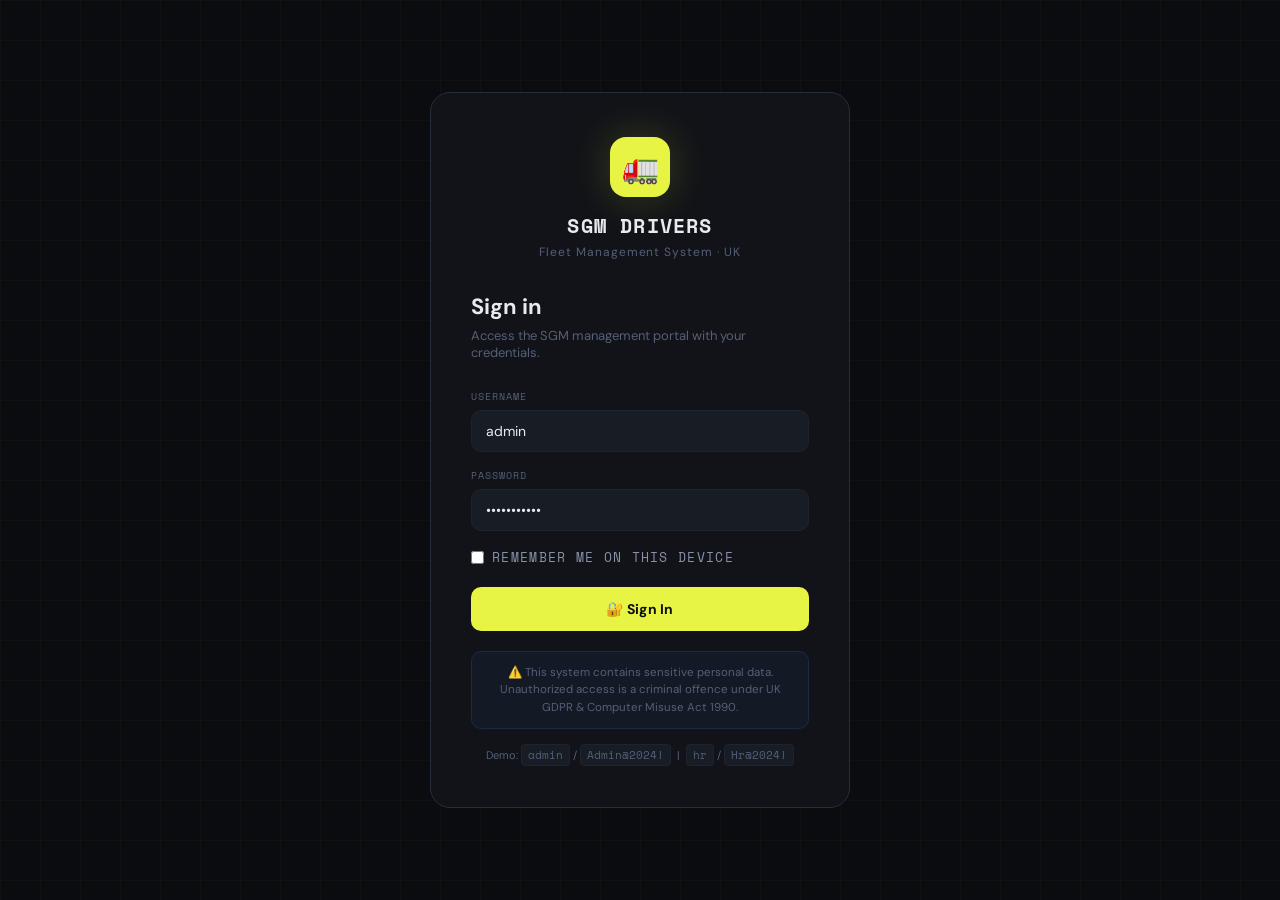
<file: templates/login.html>
<!DOCTYPE html>
<html lang="en">
<head>
<meta charset="UTF-8">
<meta name="viewport" content="width=device-width, initial-scale=1.0">
<title>SGM Drivers — Login</title>
<link href="https://fonts.googleapis.com/css2?family=DM+Sans:ital,opsz,wght@0,9..40,300;0,9..40,400;0,9..40,500;0,9..40,600;0,9..40,700&family=Space+Mono:wght@400;700&display=swap" rel="stylesheet">
<style>
:root {
  --bg:#0a0c10;--surface:#111318;--surface2:#181c24;
  --border:#1e2330;--border2:#252d3d;--accent:#e8f443;
  --text:#e8eaf0;--text2:#8891a8;--text3:#555f78;
  --red:#f04f3d;--green:#2fd16e;--blue:#3d8ef0;
  --mono:'Space Mono',monospace;--sans:'DM Sans',sans-serif;
}
*{box-sizing:border-box;margin:0;padding:0;}
body{font-family:var(--sans);background:var(--bg);color:var(--text);min-height:100vh;display:flex;align-items:center;justify-content:center;}
.bg-grid{position:fixed;inset:0;background-image:linear-gradient(rgba(232,244,67,.03) 1px,transparent 1px),linear-gradient(90deg,rgba(232,244,67,.03) 1px,transparent 1px);background-size:40px 40px;pointer-events:none;}
.login-box{position:relative;width:420px;background:var(--surface);border:1px solid var(--border2);border-radius:20px;padding:44px 40px;animation:fadeUp .4s ease;}
@keyframes fadeUp{from{opacity:0;transform:translateY(20px)}to{opacity:1;transform:translateY(0)}}
.logo{text-align:center;margin-bottom:32px;}
.logo-icon{width:60px;height:60px;background:var(--accent);border-radius:16px;display:inline-flex;align-items:center;justify-content:center;font-size:30px;margin-bottom:14px;box-shadow:0 0 40px rgba(232,244,67,.2);}
.logo-name{font-family:var(--mono);font-size:20px;font-weight:700;letter-spacing:.06em;}
.logo-sub{font-size:12px;color:var(--text3);margin-top:4px;letter-spacing:.08em;}
h2{font-size:22px;font-weight:700;margin-bottom:6px;}
.desc{font-size:13px;color:var(--text3);margin-bottom:28px;}
.form-group{margin-bottom:16px;}
label{display:block;font-size:10px;font-family:var(--mono);text-transform:uppercase;letter-spacing:.1em;color:var(--text3);margin-bottom:6px;}
input[type=text],input[type=password]{width:100%;background:var(--surface2);border:1px solid var(--border);border-radius:10px;padding:11px 14px;color:var(--text);font-size:14px;font-family:var(--sans);outline:none;transition:border-color .15s;}
input:focus{border-color:var(--accent);}
input::placeholder{color:var(--text3);}
.remember{display:flex;align-items:center;gap:8px;font-size:13px;color:var(--text2);cursor:pointer;margin-bottom:20px;}
.btn-login{width:100%;padding:13px;background:var(--accent);color:#0a0c10;border:none;border-radius:10px;font-size:14px;font-weight:700;cursor:pointer;font-family:var(--sans);transition:all .15s;letter-spacing:.02em;}
.btn-login:hover{background:#f5ff55;transform:translateY(-1px);}
.error-msg{background:rgba(240,79,61,.1);border:1px solid rgba(240,79,61,.25);border-radius:8px;padding:10px 14px;font-size:13px;color:var(--red);margin-bottom:16px;display:none;}
.notice{margin-top:20px;padding:12px 14px;background:rgba(61,142,240,.06);border:1px solid rgba(61,142,240,.15);border-radius:10px;font-size:11.5px;color:var(--text3);line-height:1.5;text-align:center;}
.demo-creds{margin-top:18px;text-align:center;font-size:11px;color:var(--text3);}
.demo-creds code{background:var(--surface2);border:1px solid var(--border);padding:2px 6px;border-radius:4px;font-family:var(--mono);}
</style>
</head>
<body>
<div class="bg-grid"></div>
<div class="login-box">
  <div class="logo">
    <div class="logo-icon">🚛</div>
    <div class="logo-name">SGM DRIVERS</div>
    <div class="logo-sub">Fleet Management System · UK</div>
  </div>
  <h2>Sign in</h2>
  <p class="desc">Access the SGM management portal with your credentials.</p>

  <div class="error-msg" id="errMsg">❌ Invalid username or password. Please try again.</div>

  <div class="form-group">
    <label>Username</label>
    <input type="text" id="username" placeholder="Enter your username" value="admin" autocomplete="username">
  </div>
  <div class="form-group">
    <label>Password</label>
    <input type="password" id="password" placeholder="••••••••" value="Admin@2024!" autocomplete="current-password">
  </div>
  <label class="remember">
    <input type="checkbox" id="remember"> Remember me on this device
  </label>
  <button class="btn-login" onclick="doLogin()" id="loginBtn">🔐 Sign In</button>

  <div class="notice">⚠️ This system contains sensitive personal data.<br>Unauthorized access is a criminal offence under UK GDPR & Computer Misuse Act 1990.</div>

  <div class="demo-creds">
    Demo: <code>admin</code> / <code>Admin@2024!</code> &nbsp;|&nbsp; <code>hr</code> / <code>Hr@2024!</code>
  </div>
</div>

<script>
async function doLogin() {
  const btn = document.getElementById('loginBtn');
  const err = document.getElementById('errMsg');
  const username = document.getElementById('username').value.trim();
  const password = document.getElementById('password').value;
  if (!username || !password) { err.style.display='block'; err.textContent='❌ Please enter username and password.'; return; }
  btn.disabled = true; btn.textContent = '⏳ Signing in...';
  err.style.display = 'none';
  try {
    const res = await fetch('/login', {
      method:'POST', headers:{'Content-Type':'application/json'},
      body: JSON.stringify({username, password, remember: document.getElementById('remember').checked})
    });
    const data = await res.json();
    if (data.success) {
      btn.textContent = '✅ Redirecting...';
      window.location.href = '/dashboard';
    } else {
      err.style.display='block'; err.textContent='❌ Invalid username or password.';
      btn.disabled=false; btn.textContent='🔐 Sign In';
    }
  } catch(e) {
    err.style.display='block'; err.textContent='❌ Connection error. Please try again.';
    btn.disabled=false; btn.textContent='🔐 Sign In';
  }
}
document.addEventListener('keydown', e => { if(e.key==='Enter') doLogin(); });
</script>
</body>
</html>
</file>
